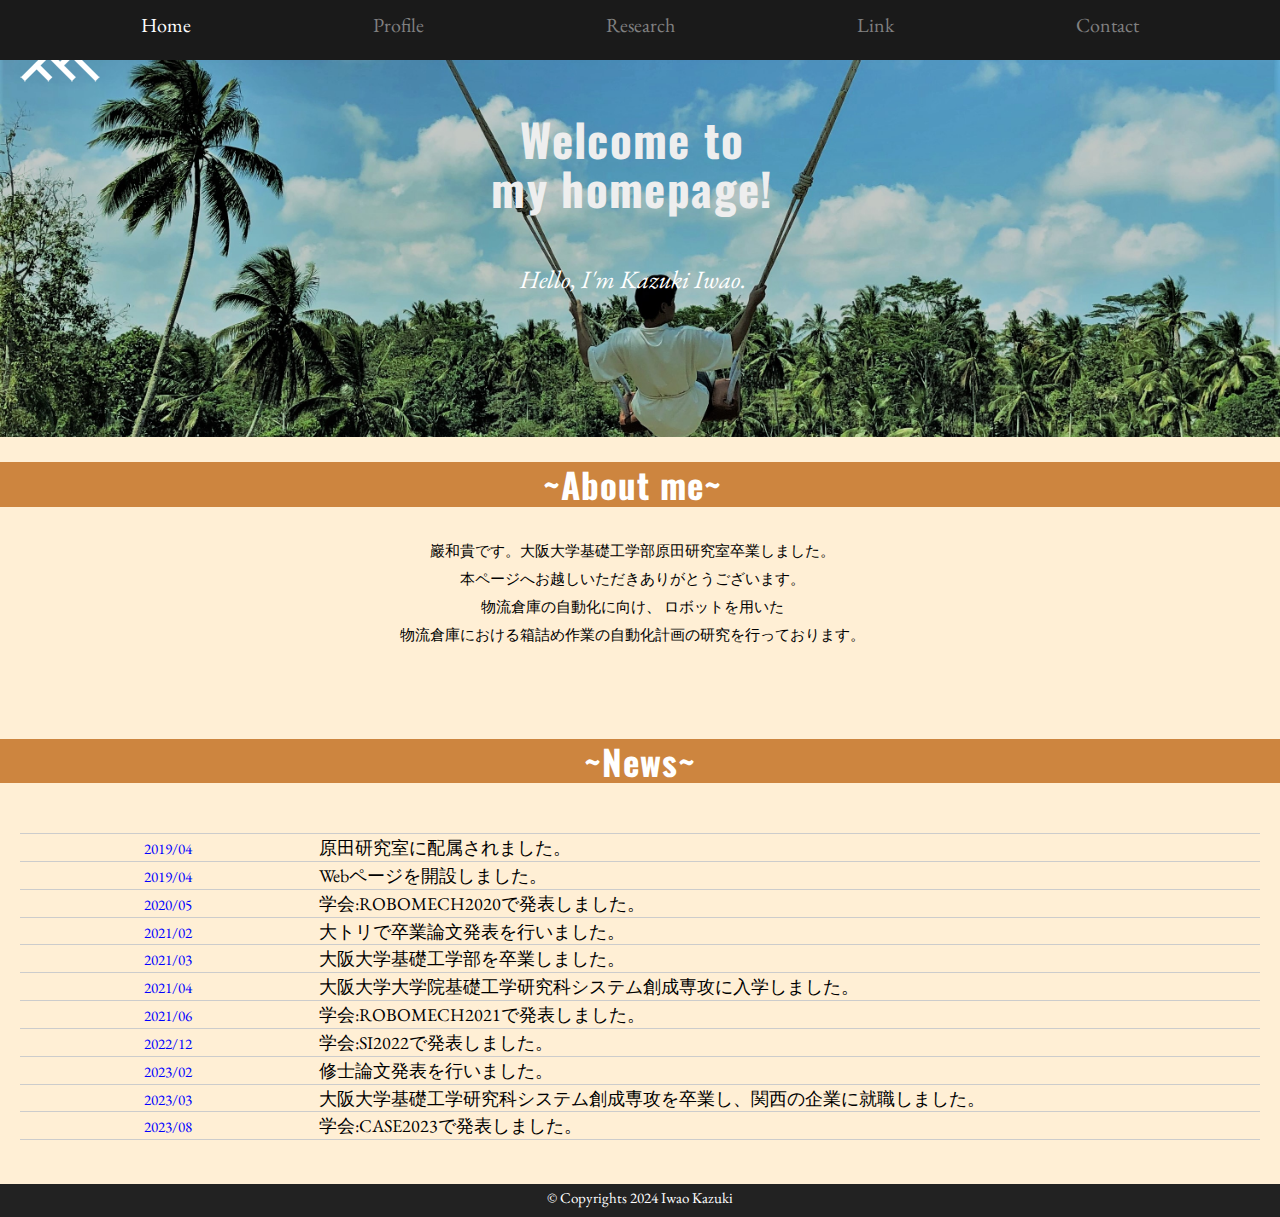
<file: index.html>
<!DOCTYPE html>
<html lang="en">
<head>
  <meta charset="utf-8">
  <title>巖和貴のホームページ</title>
  <meta content="width=device-width, initial-scale=1.0" name="viewport">
  <meta content="" name="keywords">
  <meta content="" name="description">

  <!-- Favicons -->
  <link href="img/favicon.png" rel="icon">
  <link href="img/apple-touch-icon.png" rel="apple-touch-icon">

  <!-- Google Fonts -->
  <link href="https://fonts.googleapis.com/css?family=Oswald:400,300,700|EB+Garamond" rel="stylesheet">

  <!-- Bootstrap CSS File -->
  <link href="lib/bootstrap/css/bootstrap.min.css" rel="stylesheet">

  <!-- Libraries CSS Files -->
  <link href="lib/font-awesome/css/font-awesome.min.css" rel="stylesheet">

  <!-- Main Stylesheet File -->
  <link href="css/style.css" rel="stylesheet">

  <!-- =======================================================
    Template Name: Minimal
    Template URL: https://templatemag.com/minimal-bootstrap-template/
    Author: TemplateMag.com
    License: https://templatemag.com/license/
  ======================================================= -->
</head>

<body data-spy="scroll" data-offset="0" data-target="#theMenu">

  <!-- Menu -->
  <nav class="menu" id="theMenu">
    <div class="menu-wrap">
      <a href="index.html" style="color:white;">Home</a>
      <a href="profile.html">Profile</a>
      <a href="research.html">Research</a>
      <a href="Links.html">Link</a>
      <a href="contact.html">Contact</a>
    </div>
    <!-- Menu button -->
    <div id="menuToggle"><i class="fa fa-bars"></i></div>
  </nav>
  <!-- ========== HEADER SECTION ========== -->
  <div id="headerwrap">
      <div class="logo">
        <img src="img/logo.png">
      </div>
      <div class="row">
        <h1>Welcome to <br class="sp_br3"></span>my homepage!</h1>
        <br>
        <h3>Hello, I'm Kazuki Iwao.</h3>
        <br>
        <div class="col-lg-6 col-lg-offset-3">
        </div>
    </div>
    <!-- /container -->
  </div>
  <!-- /headerwrap -->

  <!-- ========== ABOUT SECTION ========== -->
  <div id="f">
      <div class="row">
        <h3>~About me~</h3>
        <!-- INTRO INFORMATIO-->
          <p style="padding:20px;" style="width:90%">巖和貴です。大阪大学基礎工学部原田研究室卒業しました。<br>
            本ページへお越しいただきありがとうございます。<br>
          物流倉庫の自動化に向け、
          ロボットを用いた<br class="sp_br3">物流倉庫における箱詰め作業の自動化計画の研究を行っております。</p>
      </div>
    </div>
    <!-- /container -->
  </div>
  <!-- /f -->

  <!-- ========== CAROUSEL SECTION ========== -->
  <div id="f">
        <h3>~News~</h3>
  </div>
  <div class="article" style="padding:20px;" style="width:90%">
    <hr>
        <span class="practice">2019/04<br class="sp_br"></span> <span class="practice2">原田研究室に配属されました。</span>
        <hr>
        <span class="practice">2019/04<br class="sp_br"></span> <span class="practice2">Webページを開設しました。</span>
        <hr>
        <span class="practice">2020/05<br class="sp_br"></span> <span class="practice2">学会:ROBOMECH2020で発表しました。</span>
        <hr>
        <span class="practice">2021/02<br class="sp_br"></span> <span class="practice2">大トリで卒業論文発表を行いました。</span>
        <hr>
        <span class="practice">2021/03<br class="sp_br"></span> <span class="practice2">大阪大学基礎工学部を卒業しました。</span>
        <hr>
        <span class="practice">2021/04<br class="sp_br"></span> <span class="practice2">大阪大学大学院基礎工学研究科システム創成専攻に入学しました。</span>
        <hr>
        <span class="practice">2021/06<br class="sp_br"></span> <span class="practice2">学会:ROBOMECH2021で発表しました。</span>
        <hr>
        <span class="practice">2022/12<br class="sp_br"></span> <span class="practice2">学会:SI2022で発表しました。</span>
        <hr>
        <span class="practice">2023/02<br class="sp_br"></span> <span class="practice2">修士論文発表を行いました。</span>
        <hr>
        <span class="practice">2023/03<br class="sp_br"></span> <span class="practice2">大阪大学基礎工学研究科システム創成専攻を卒業し、関西の企業に就職しました。</span>
        <hr>
        <span class="practice">2023/08<br class="sp_br"></span> <span class="practice2">学会:CASE2023で発表しました。</span>
        <hr>
        <br>
  </div>


  <div id="copyrights">
    <div class="container">
      <p>
        &copy; Copyrights 2024 Iwao Kazuki
      </p>
    </div>
  </div>

  <!-- JavaScript Libraries -->
  <script src="lib/jquery/jquery.min.js"></script>
  <script src="lib/bootstrap/js/bootstrap.min.js"></script>
  <script src="lib/php-mail-form/validate.js"></script>
  <script src="lib/easing/easing.min.js"></script>

  <!-- Template Main Javascript File -->
  <script src="js/main.js"></script>

</body>
</html>
</file>
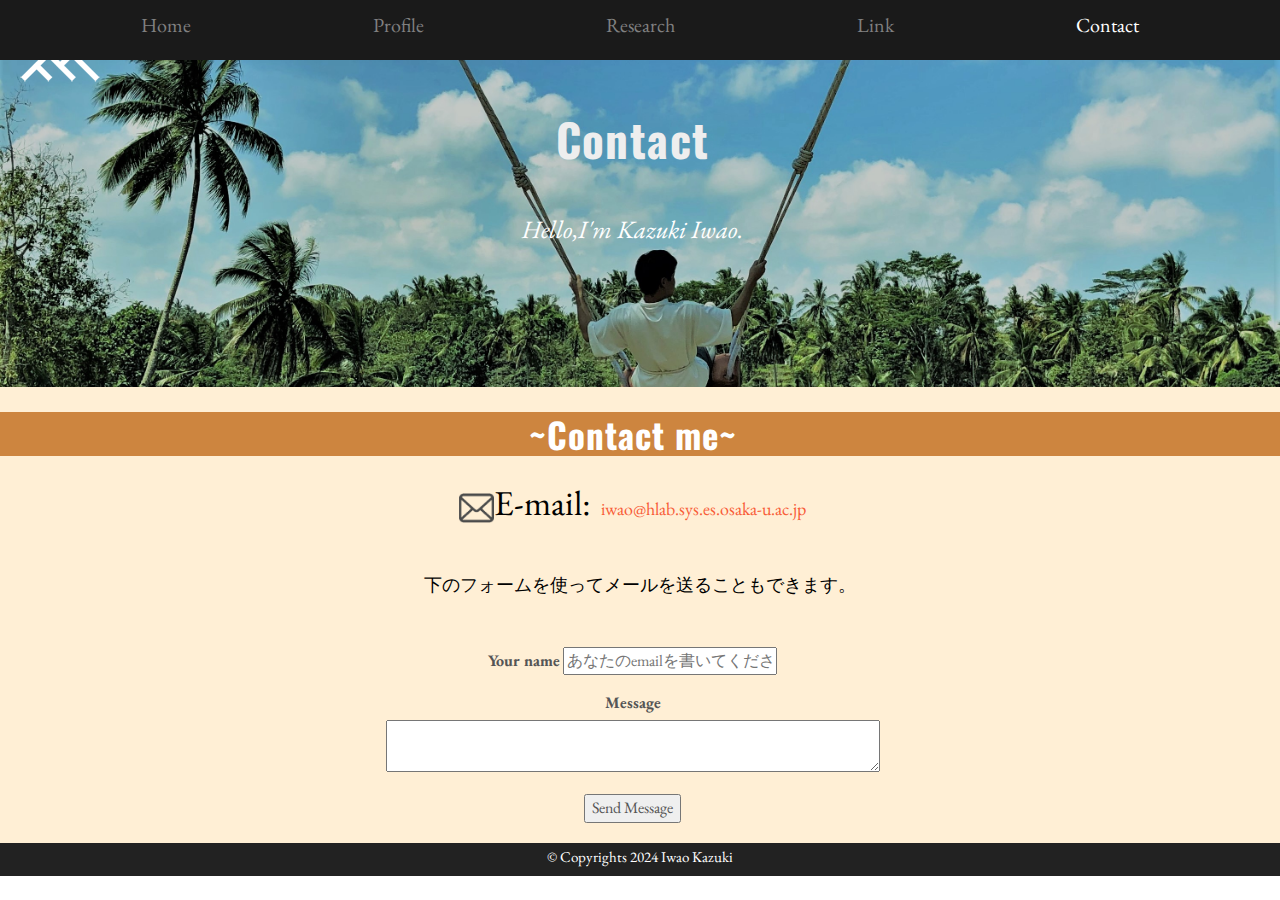
<file: contact.html>
<!DOCTYPE html>
<html lang="en">
<head>
  <meta charset="utf-8">
  <title>巖和貴のホームページ</title>
  <meta content="width=device-width, initial-scale=1.0" name="viewport">
  <meta content="" name="keywords">
  <meta content="" name="description">

  <!-- Favicons -->
  <link href="img/favicon.png" rel="icon">
  <link href="img/apple-touch-icon.png" rel="apple-touch-icon">

  <!-- Google Fonts -->
  <link href="https://fonts.googleapis.com/css?family=Oswald:400,300,700|EB+Garamond" rel="stylesheet">

  <!-- Bootstrap CSS File -->
  <link href="lib/bootstrap/css/bootstrap.min.css" rel="stylesheet">

  <!-- Libraries CSS Files -->
  <link href="lib/font-awesome/css/font-awesome.min.css" rel="stylesheet">

  <!-- Main Stylesheet File -->
  <link href="css/style.css" rel="stylesheet">

  <!-- =======================================================
    Template Name: Minimal
    Template URL: https://templatemag.com/minimal-bootstrap-template/
    Author: TemplateMag.com
    License: https://templatemag.com/license/
  ======================================================= -->
</head>

<body data-spy="scroll" data-offset="0" data-target="#theMenu">

  <!-- Menu -->
  <nav class="menu" id="theMenu">
    <div class="menu-wrap">
      <a href="index.html">Home</a>
      <a href="profile.html">Profile</a>
      <a href="research.html">Research</a>
      <a href="Links.html">Link</a>
      <a href="contact.html" style="color:white;">Contact</a>
    </div>
    <!-- Menu button -->
    <div id="menuToggle"><i class="fa fa-bars"></i></div>
  </nav>
  <!-- ========== HEADER SECTION ========== -->
  <div id="headerwrap">
      <div class="logo">
        <img src="img/logo.png">
      </div>
      <div class="row">
        <h1>Contact</h1>
        <br>
        <h3>Hello,I'm Kazuki Iwao.</h3>
        <br>
    </div>
    <!-- /container -->
  </div>
  <!-- /headerwrap -->
 
  <!-- ========== CONTACT SECTION ========== -->
  <div id="f">
      <div class="row">
        <h3>~Contact me~</h3>
        <br>
        <p style="font-size:35px;"><img src="img/mailform.png" alt="写真" width="35" height="30"><span style="margin-right:10px;">E-mail:<span class="sp_br3"></span></span><a style="font-size:18px;">iwao@hlab.sys.es.osaka-u.ac.jp</a>
        </div>
        <br>
        <p style="font-size:18px;">下のフォームを使ってメールを送ることもできます。</p>
        <br>
      <div class="row">
        <div class="col-md-6 col-md-offset-3">
          <form action="https://formspree.io/xrgywlgk" method="POST">
            <div class="form-group">
              <label for="contact-email">Your name</label>
              <input type="email" name="_replyto" placeholder="あなたのemailを書いてください。" data-rule="email" data-msg="Please enter a valid email">
              <div class="validate"></div>
            </div>
            <div class="form-group">
              <label for="contact-name">Message</label><br>
              <textarea type="text" style="width:80%; resize:auto;" name="name" placeholder="内容を書いてください。" data-rule="name" data-msg="Please write something for us">
              </textarea>
              <div class="validate"></div>
            </div>
            <div class="form-send">
              <button type="submit" value="Send">Send Message</button>
            </div>
          </form>
        </div>
      </div>
  </div>


  <div id="copyrights">
    <div class="container">
      <p>
        &copy; Copyrights 2024 Iwao Kazuki
      </p>
    </div>
  </div>

  <!-- JavaScript Libraries -->
  <script src="lib/jquery/jquery.min.js"></script>
  <script src="lib/bootstrap/js/bootstrap.min.js"></script>
  <script src="lib/php-mail-form/validate.js"></script>
  <script src="lib/easing/easing.min.js"></script>

  <!-- Template Main Javascript File -->
  <script src="js/main.js"></script>

</body>
</html>
</file>
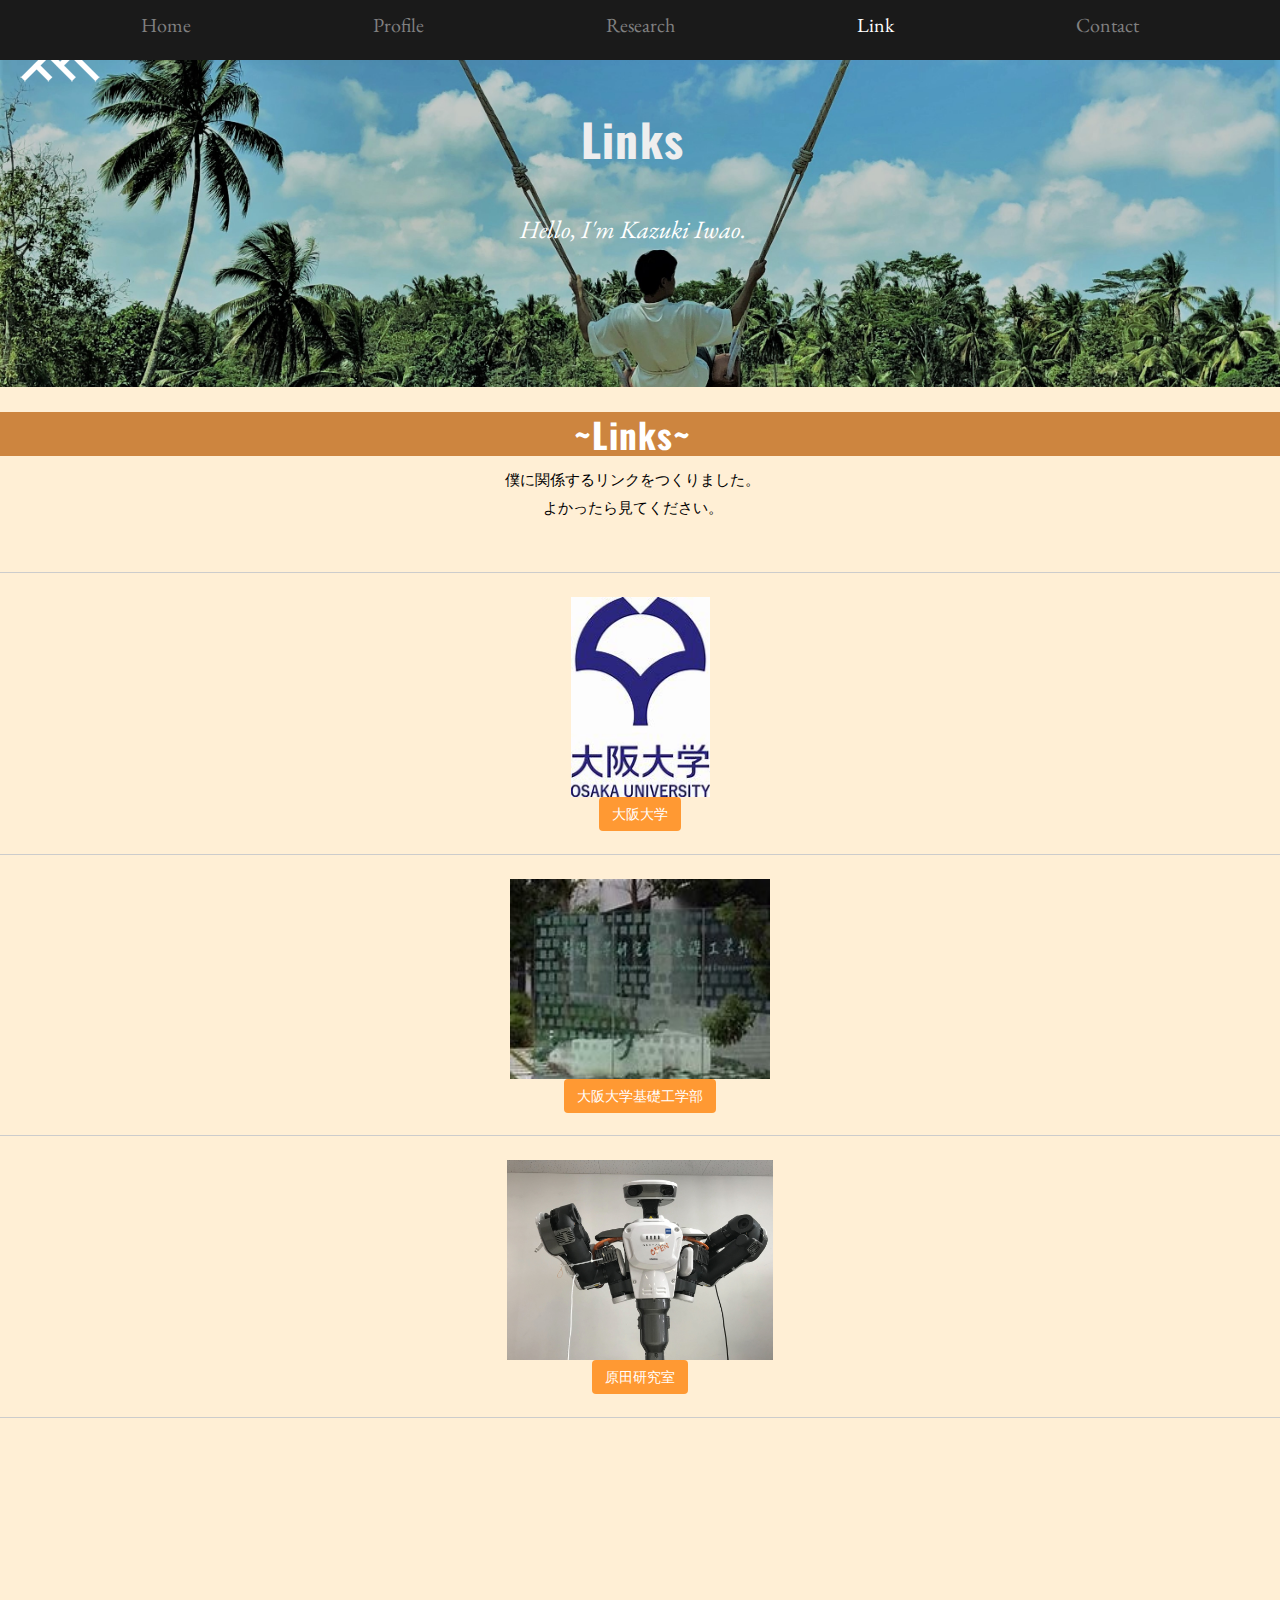
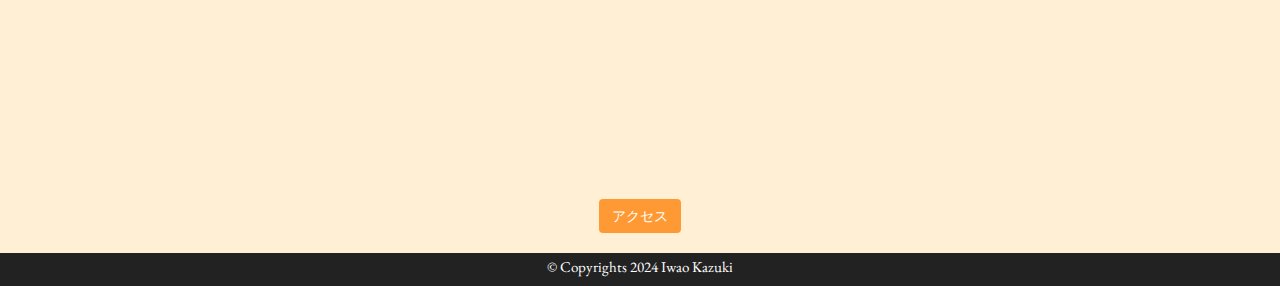
<file: Links.html>
<!DOCTYPE html>
<html lang="en">
<head>
  <meta charset="utf-8">
  <title>巖和貴のホームページ</title>
  <meta content="width=device-width, initial-scale=1.0" name="viewport">
  <meta content="" name="keywords">
  <meta content="" name="description">

  <!-- Favicons -->
  <link href="img/favicon.png" rel="icon">
  <link href="img/apple-touch-icon.png" rel="apple-touch-icon">

  <!-- Google Fonts -->
  <link href="https://fonts.googleapis.com/css?family=Oswald:400,300,700|EB+Garamond" rel="stylesheet">

  <!-- Bootstrap CSS File -->
  <link href="lib/bootstrap/css/bootstrap.min.css" rel="stylesheet">

  <!-- Libraries CSS Files -->
  <link href="lib/font-awesome/css/font-awesome.min.css" rel="stylesheet">

  <!-- Main Stylesheet File -->
  <link href="css/style.css" rel="stylesheet">

  <!-- =======================================================
    Template Name: Minimal
    Template URL: https://templatemag.com/minimal-bootstrap-template/
    Author: TemplateMag.com
    License: https://templatemag.com/license/
  ======================================================= -->
</head>

<body data-spy="scroll" data-offset="0" data-target="#theMenu">

  <!-- Menu -->
  <nav class="menu" id="theMenu">
    <div class="menu-wrap">
      <a href="index.html" >Home</a>
      <a href="profile.html">Profile</a>
      <a href="research.html">Research</a>
      <a href="Links.html" style="color:white;">Link</a>
      <a href="contact.html">Contact</a>
    </div>
    <!-- Menu button -->
    <div id="menuToggle"><i class="fa fa-bars"></i></div>
  </nav>
  <!-- ========== HEADER SECTION ========== -->
  <div id="headerwrap">
      <div class="logo">
        <img src="img/logo.png">
      </div>
      <div class="row">
        <h1>Links</h1>
        <br>
        <h3>Hello, I'm Kazuki Iwao.</h3>
        <br>
    </div>
    <!-- /container -->
  </div>
  <!-- /headerwrap -->

  <!-- ========== ABOUT SECTION ========== -->
  <div id="f">
      <div class="row">
        <h3>~Links~</h3>
          <p>僕に関係するリンクをつくりました。
            <br>
            よかったら見てください。<br></p>
      </div>
  </div>
  <!-- /f -->

  <!-- ========== CAROUSEL SECTION ========== -->
  <div id="f">
    <hr><br> 
        <p3>
          <a href="http://www.osaka-u.ac.jp/ja" style="color:white">
                      </p3>
           <img src="img/university.jpg" alt="写真" width="139" height="200"/>
           <br> <button type="submit" class="btn btn-large"style="background-color:#FF9933">大阪大学</button></a>
<BR><br> <hr><br> 
            <a href="http://www.es.osaka-u.ac.jp/ja/index.html" style="color:white">
              <img src="img/kisokou.jpg" alt="写真" width="260" height="200"/> 
              <br>
              <button type="submit" class="btn btn-large"style="background-color:#FF9933">大阪大学基礎工学部</button></a>
           <br><br>
<hr><br> 
       <p3>
              <a href="https://www.roboticmanipulation.org/" style="color:white">
       </p3>
       <img src="img/baxter.jpg" alt="原田研究室の写真" width="266" height="200"/>
       <br><button type="submit" class="btn btn-large"style="background-color:#FF9933">原田研究室</button></a>
         <!-- row -->
         <br> <br><hr>
         <br>
   <iframe src="https://www.google.com/maps/embed?pb=!1m18!1m12!1m3!1d3276.0681492420426!2d135.45364391523498!3d34.80422728040795!2m3!1f0!2f0!3f0!3m2!1i1024!2i768!4f13.1!3m3!1m2!1s0x6000fa8710d95fa1%3A0x73ba84fb4c2418b1!2z5aSn6Ziq5aSn5a2mIOWfuuekjuW3peWtpumDqA!5e0!3m2!1sja!2sjp!4v1588587851451!5m2!1sja!2sjp"  height="350" width="350" frameborder="0" style="border:0;"></iframe>
  
  <br><a href="http://www.es.osaka-u.ac.jp/ja/index.html" style="color:white"><button type="submit" class="btn btn-large"style="background-color:#FF9933">アクセス</button></a></div>
  <!-- f -->


  <div id="copyrights">
    <div class="container">
      <p>
        &copy; Copyrights 2024 Iwao Kazuki
      </p>
    </div>
  </div>

  <!-- JavaScript Libraries -->
  <script src="lib/jquery/jquery.min.js"></script>
  <script src="lib/bootstrap/js/bootstrap.min.js"></script>
  <script src="lib/php-mail-form/validate.js"></script>
  <script src="lib/easing/easing.min.js"></script>

  <!-- Template Main Javascript File -->
  <script src="js/main.js"></script>

</body>
</html>
</file>
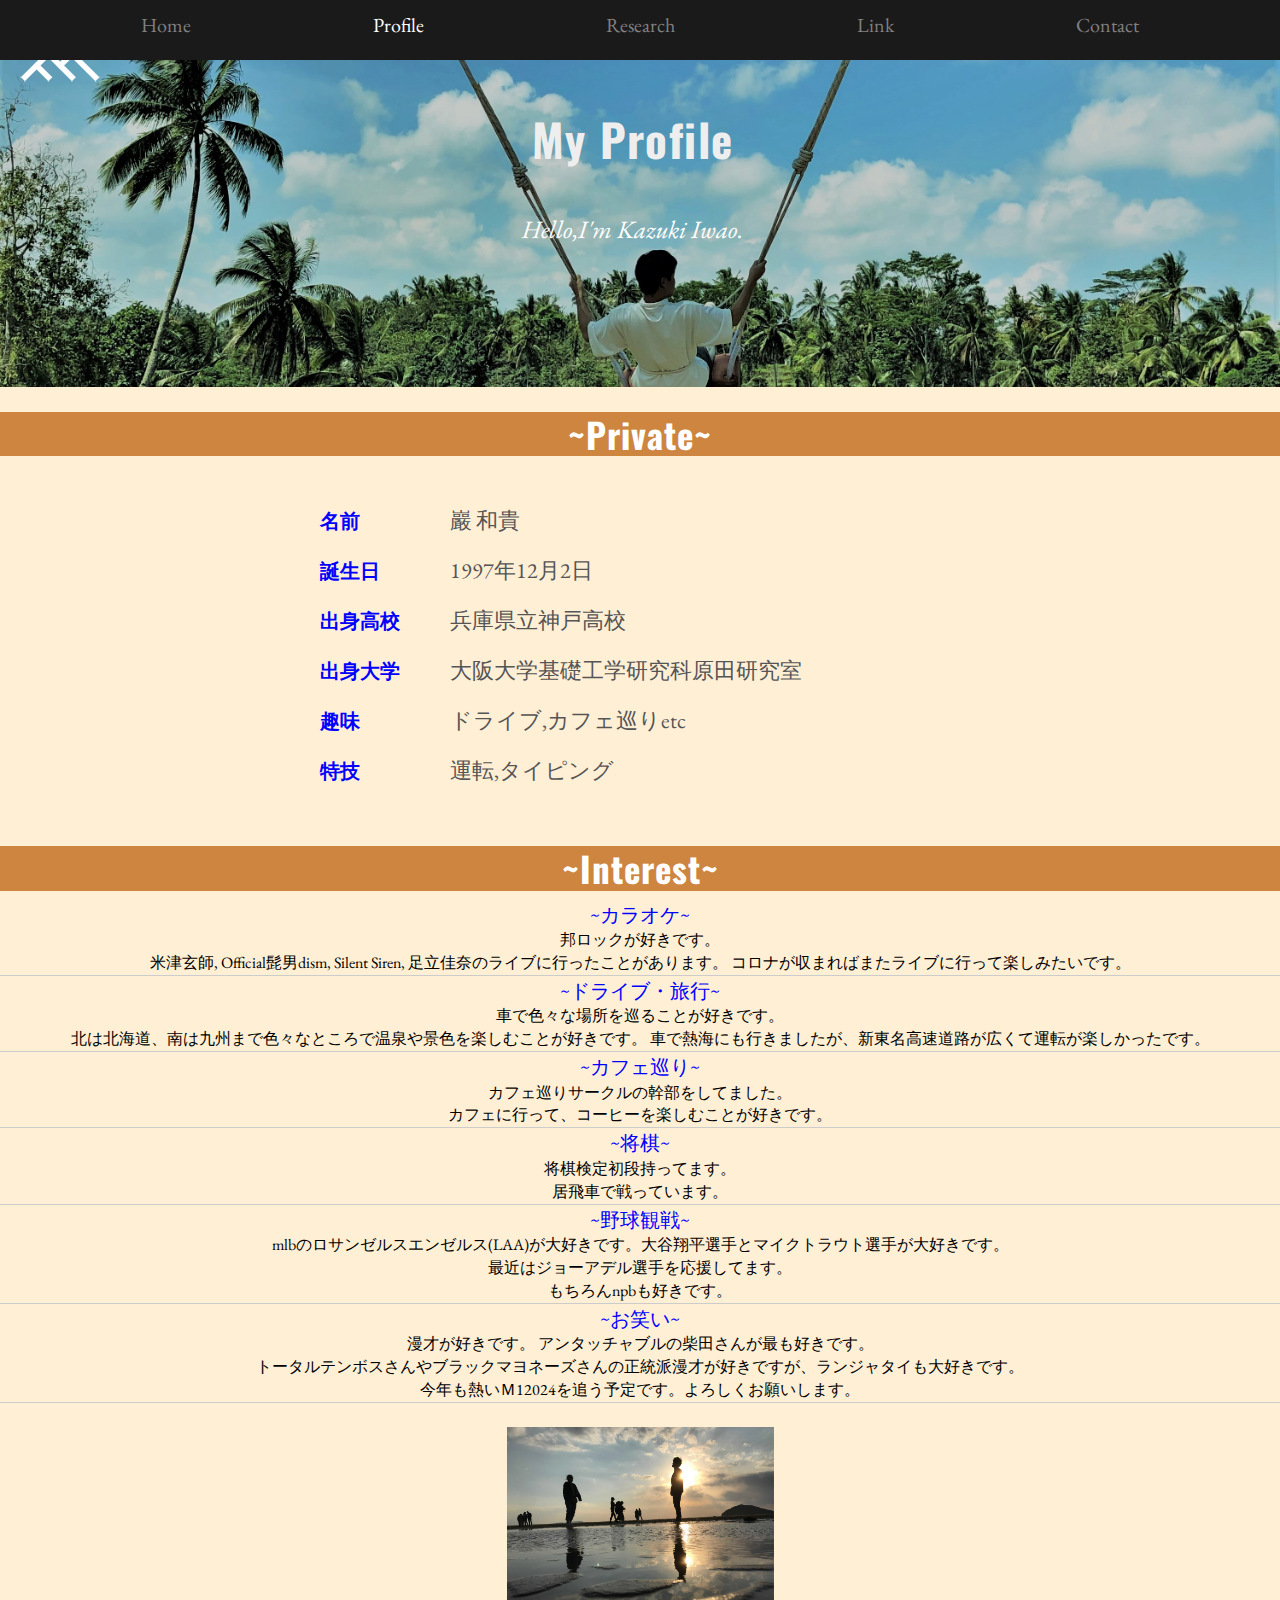
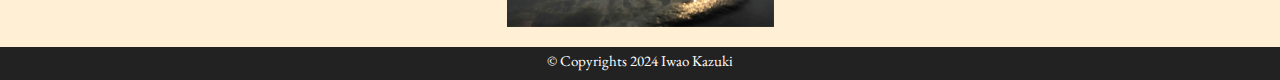
<file: profile.html>
<!DOCTYPE html>
<html lang="en">
<head>
  <meta charset="utf-8">
  <title>巖和貴のホームページ</title>
  <meta content="width=device-width, initial-scale=1.0" name="viewport">
  <meta content="" name="keywords">
  <meta content="" name="description">

  <!-- Favicons -->
  <link href="img/favicon.png" rel="icon">
  <link href="img/apple-touch-icon.png" rel="apple-touch-icon">

  <!-- Google Fonts -->
  <link href="https://fonts.googleapis.com/css?family=Oswald:400,300,700|EB+Garamond" rel="stylesheet">

  <!-- Bootstrap CSS File -->
  <link href="lib/bootstrap/css/bootstrap.min.css" rel="stylesheet">

  <!-- Libraries CSS Files -->
  <link href="lib/font-awesome/css/font-awesome.min.css" rel="stylesheet">

  <!-- Main Stylesheet File -->
  <link href="css/style.css" rel="stylesheet">

  <!-- =======================================================
    Template Name: Minimal
    Template URL: https://templatemag.com/minimal-bootstrap-template/
    Author: TemplateMag.com
    License: https://templatemag.com/license/
  ======================================================= -->
</head>

<body data-spy="scroll" data-offset="0" data-target="#theMenu">

  <!-- Menu -->
  <nav class="menu" id="theMenu">
    <div class="menu-wrap">
      <a href="index.html" >Home</a>
      <a href="profile.html" style="color:white;">Profile</a>
      <a href="research.html">Research</a>
      <a href="Links.html">Link</a>
      <a href="contact.html">Contact</a>

    </div>
    <!-- Menu button -->
    <div id="menuToggle"><i class="fa fa-bars"></i></div>
  </nav>
  <!-- ========== HEADER SECTION ========== -->
  <div id="headerwrap">
      <div class="logo">
        <img src="img/logo.png">
      </div>
      <div class="row">
        <h1>My Profile</h1>
        <br>
        <h3>Hello,I'm Kazuki Iwao.</h3>
        <br>
    </div>
    <!-- /container -->
  </div>
  <!-- /headerwrap -->

  <!-- ========== CAROUSEL SECTION ========== -->
  <div id="f">
        <h3>~Private~</h3>
<div class="container">
       <!-- <div class="text2"><div class="photo"><img src="img/face.jpg" alt="写真"></div><div class="photo2"><img src="img/face2.JPG" alt="写真"></div>
       </div> -->
       <div class="text">
        <table><tr>
              <th class="practice3">名前</th><td class="practice4">巖 和貴</td>
            </tr> <tr>
              <th class="practice3">誕生日</th><td class="practice4">1997年12月2日</td>
              </tr> <tr>
              <th class="practice3">出身高校</th><td class="practice4">兵庫県立神戸高校</td>
            </tr> <tr>
              <th class="practice3">出身大学</th><td class="practice4">大阪大学基礎工学研究科原田研究室</td>
            </tr> <tr>
              <th class="practice3">趣味</th> <td class="practice4">ドライブ,カフェ巡りetc</td>
            </tr> <tr>
              <th class="practice3">特技</th> <td class="practice4">運転,タイピング</td>      
            </tr> </table>
          </div>
        </div>

<h3>~Interest~</h3>
      <span class="practice5">~カラオケ~<br></span><span class="practice6">
        邦ロックが好きです。<br>
        米津玄師, Official髭男dism, Silent Siren, 足立佳奈のライブに行ったことがあります。
        コロナが収まればまたライブに行って楽しみたいです。
        </span>
      <hr>
      <span class="practice5">~ドライブ・旅行~<br></span><span class="practice6">
        車で色々な場所を巡ることが好きです。<br>
        北は北海道、南は九州まで色々なところで温泉や景色を楽しむことが好きです。
        車で熱海にも行きましたが、新東名高速道路が広くて運転が楽しかったです。
      </span>
      <hr>
      <span class="practice5">~カフェ巡り~<br></span><span class="practice6">
        カフェ巡りサークルの幹部をしてました。<br>
        カフェに行って、コーヒーを楽しむことが好きです。
</span>
      <hr>
      <span class="practice5">~将棋~<br></span><span class="practice6">
        将棋検定初段持ってます。<br>
        居飛車で戦っています。
        </span> 
      <hr>
      <span class="practice5">~野球観戦~<br></span><span class="practice6">
        mlbのロサンゼルスエンゼルス(LAA)が大好きです。大谷翔平選手とマイクトラウト選手が大好きです。<br>
        最近はジョーアデル選手を応援してます。<br>
        もちろんnpbも好きです。<br>
</span>
      <hr>
      <span class="practice5">~お笑い~<br></span><span class="practice6">
        漫才が好きです。
        アンタッチャブルの柴田さんが最も好きです。<br>
        トータルテンボスさんやブラックマヨネーズさんの正統派漫才が好きですが、ランジャタイも大好きです。<br>
        今年も熱いＭ12024を追う予定です。よろしくお願いします。
        </span>
<hr>
<br>
<div class="container">
      <div id="carousel-example-generic" class="carousel slide" data-ride="carousel" class="centered">
        <!-- Wrapper for slides -->
        <div class="carousel-inner">
          <div class="item active centered">
            <img class="img-responsive" src="img/titi.jpg" alt="写真" width="267px;" height="200px;">
          </div>
          <!-- コメントアウト
            <div class="item centered">
            <img class="img-responsive" src="img/untouchable.jpg" alt="写真" width="300px;" height="200px;">
          </div>
          <div class="item centered">
            <img class="img-responsive" src="img/yamada.jpg" alt="写真" width="307px;" height="200px;">
          </div>
          <div class="item centered">
            <img class="img-responsive" src="img/silent.jpg" alt="写真" width="365px;" height="200px;">
          </div>
        </div>
        <br>
        <br><br>
        <ol class="carousel-indicators">
          <li data-target="#carousel-example-generic" data-slide-to="0" class="active" style="background-color:#FF9933"></li>
          <li data-target="#carousel-example-generic" data-slide-to="1" style="background-color:#FF9933"></li>
          <li data-target="#carousel-example-generic" data-slide-to="2" style="background-color:#FF9933"></li>
          <li data-target="#carousel-example-generic" data-slide-to="3" style="background-color:#FF9933"></li>
        </ol>
         -->
        </div>
        </div>
     
</div>
</div>
  <div id="copyrights">
    <div class="container">
      <p>
        &copy; Copyrights 2024 Iwao Kazuki
      </p>
    </div>
  </div>

  <!-- JavaScript Libraries -->
  <script src="lib/jquery/jquery.min.js"></script>
  <script src="lib/bootstrap/js/bootstrap.min.js"></script>
  <script src="lib/php-mail-form/validate.js"></script>
  <script src="lib/easing/easing.min.js"></script>

  <!-- Template Main Javascript File -->
  <script src="js/main.js"></script>

</body>
</html>
</file>
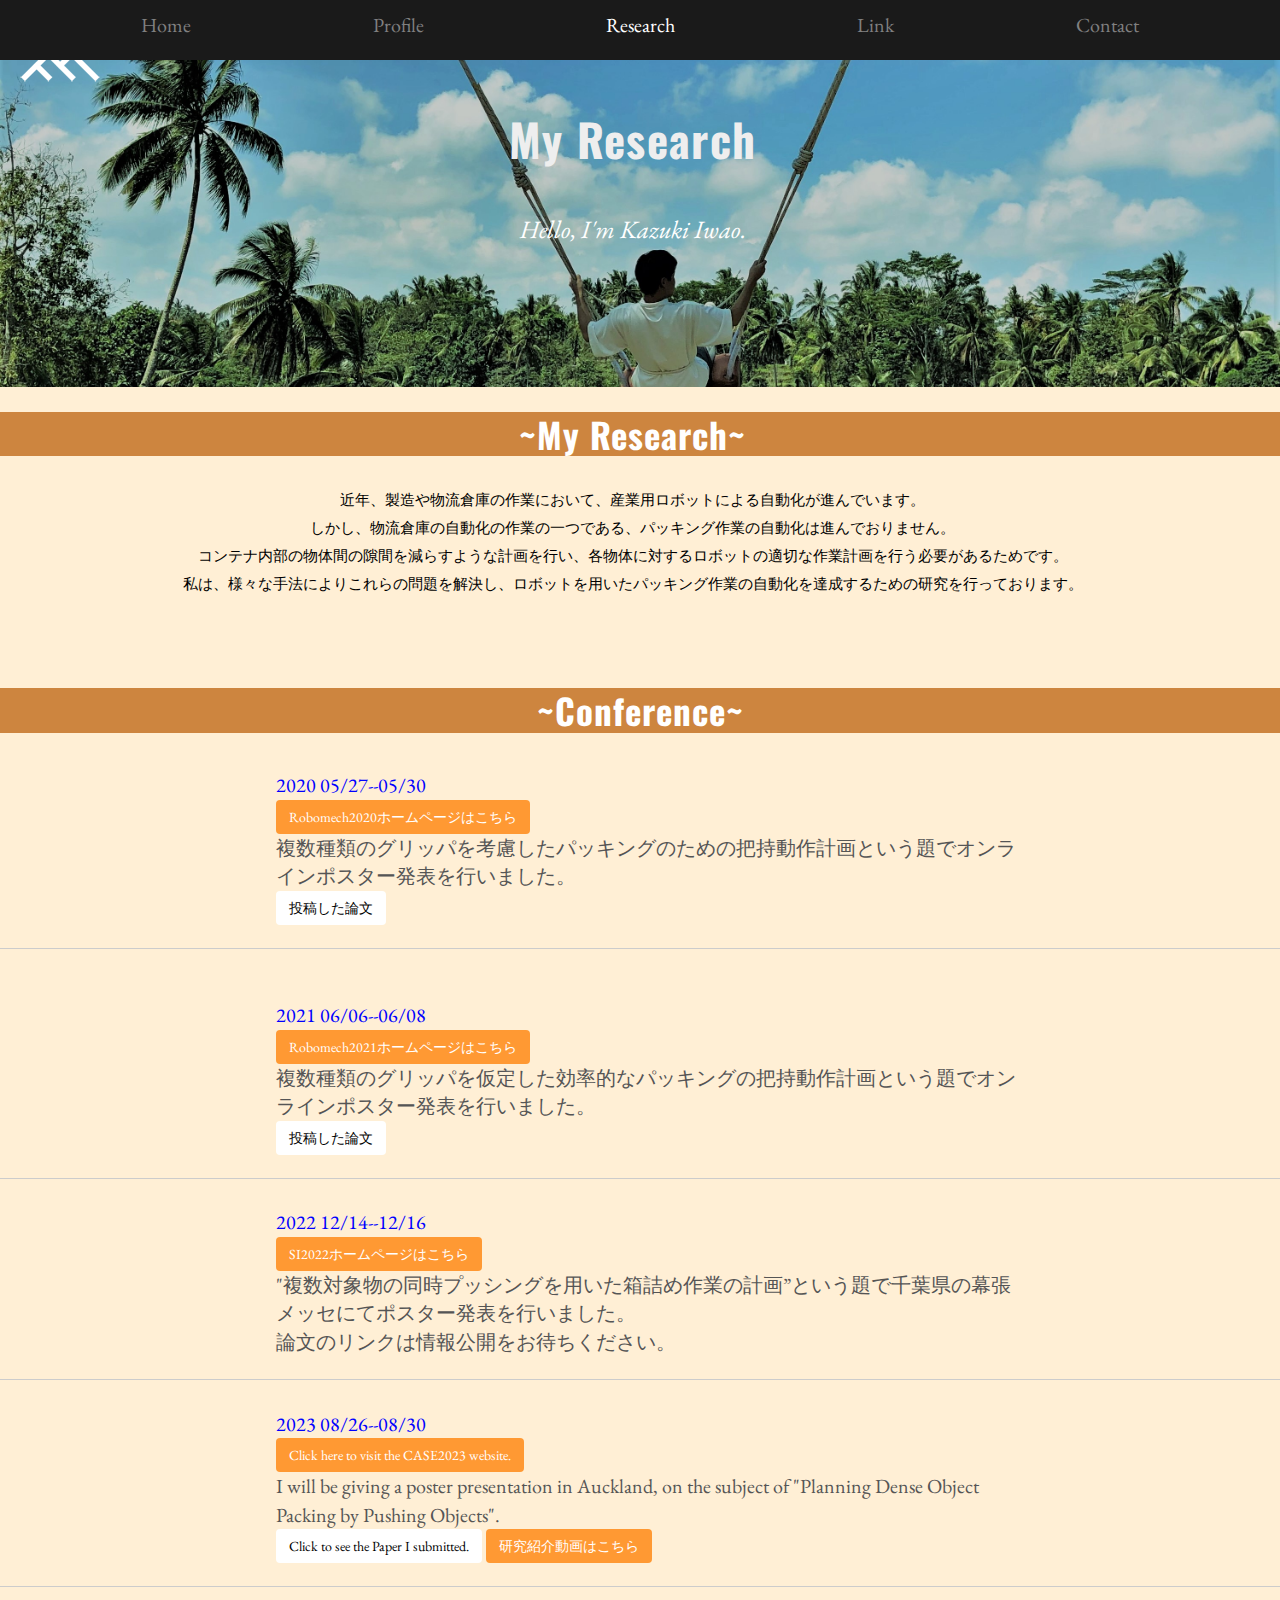
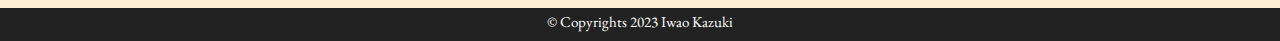
<file: research.html>
<!DOCTYPE html>
<html lang="en">
<head>
  <meta charset="utf-8">
  <title>巖和貴のホームページ</title>
  <meta content="width=device-width, initial-scale=1.0" name="viewport">
  <meta content="" name="keywords">
  <meta content="" name="description">

  <!-- Favicons -->
  <link href="img/favicon.png" rel="icon">
  <link href="img/apple-touch-icon.png" rel="apple-touch-icon">

  <!-- Google Fonts -->
  <link href="https://fonts.googleapis.com/css?family=Oswald:400,300,700|EB+Garamond" rel="stylesheet">

  <!-- Bootstrap CSS File -->
  <link href="lib/bootstrap/css/bootstrap.min.css" rel="stylesheet">

  <!-- Libraries CSS Files -->
  <link href="lib/font-awesome/css/font-awesome.min.css" rel="stylesheet">

  <!-- Main Stylesheet File -->
  <link href="css/style.css" rel="stylesheet">

  <!-- =======================================================
    Template Name: Minimal
    Template URL: https://templatemag.com/minimal-bootstrap-template/
    Author: TemplateMag.com
    License: https://templatemag.com/license/
  ======================================================= -->
</head>

<body data-spy="scroll" data-offset="0" data-target="#theMenu">

  <!-- Menu -->
  <nav class="menu" id="theMenu">
    <div class="menu-wrap">
      <a href="index.html">Home</a>
      <a href="profile.html">Profile</a>
      <a href="research.html" style="color:white;">Research</a>
      <a href="Links.html">Link</a>
      <a href="contact.html">Contact</a>
    </div>
    <!-- Menu button -->
    <div id="menuToggle"><i class="fa fa-bars"></i></div>
  </nav>
  <!-- ========== HEADER SECTION ========== -->
  <div id="headerwrap">
      <div class="logo">
        <img src="img/logo.png">
      </div>
      <div class="row">
        <h1>My Research</h1>
        <br>
        <h3>Hello, I'm Kazuki Iwao.</h3>
        <br>
    </div>
    <!-- /container -->
  </div>
  <!-- /headerwrap -->

  <!-- ========== ABOUT SECTION ========== -->
  <div id="f">
      <div class="row">
        <h3>~My Research~</h3>
        <!-- INTRO INFORMATIO-->
        <p style="padding:20px;" style="width:90%">近年、製造や物流倉庫の作業において、産業用ロボットによる自動化が進んでいます。<br>
         しかし、物流倉庫の自動化の作業の一つである、パッキング作業の自動化は進んでおりません。<br>
         コンテナ内部の物体間の隙間を減らすような計画を行い、各物体に対するロボットの適切な作業計画を行う必要があるためです。<br>
         私は、様々な手法によりこれらの問題を解決し、ロボットを用いたパッキング作業の自動化を達成するための研究を行っております。<br>
        </p>
      </div>
    </div>
    <!-- /container -->
  </div>
  <!-- /f -->

  <!-- ========== CAROUSEL SECTION ========== -->
    <div id="f">
    <h3>~Conference~</h3>

        <div class="container2">
            <div class="text4">
                <br><div style="color:blue">2020 05/27--05/30</div>
                <a href="https://robomech.org/2020/" style="color:white">
                <button type="submit" class="btn btn-large"style="background-color:#FF9933">Robomech2020ホームページはこちら</button></a>
                <br>複数種類のグリッパを考慮したパッキングのための把持動作計画という題でオンラインポスター発表を行いました。<br>
                <a href="https://www.jstage.jst.go.jp/article/jsmermd/2020/0/2020_2A2-K04/_article/-char/ja/" style="color:black">   
                <button type="submit" class="btn btn-large"style="background-color:white">投稿した論文</button></a></div>
            <br>
        </div><br><hr><br>

        <div class="container2">
            <div class="text4">
                <br><div style="color:blue">2021 06/06--06/08</div>
                <a href="https://robomech.org/2021/" style="color:white">            
                <button type="submit" class="btn btn-large"style="background-color:#FF9933">Robomech2021ホームページはこちら</button></a>
                <br>複数種類のグリッパを仮定した効率的なパッキングの把持動作計画という題でオンラインポスター発表を行いました。<br>
              <a href="https://www.jstage.jst.go.jp/article/jsmermd/2021/0/2021_1P1-J05/_article/-char/ja/" style="color:black">   
                <button type="submit" class="btn btn-large"style="background-color:white">投稿した論文</button></a>
            </div>
        </div><br><hr>

        <div class="container2">
            <div class="text4">
                <br><div style="color:blue">2022 12/14--12/16</div>
                <a href="https://sice-si.org/si2022/" style="color:white">
                <button type="submit" class="btn btn-large"style="background-color:#FF9933">SI2022ホームページはこちら</button></a>
                <br>"複数対象物の同時プッシングを用いた箱詰め作業の計画”という題で千葉県の幕張メッセにてポスター発表を行いました。<br>
                論文のリンクは情報公開をお待ちください。<br>
            </div>
        </div><br><hr>

        <div class="container2">
          <div class="text4">
              <br><div style="color:blue">2023 08/26--08/30</div>
              <a href="https://case2023.org/" style="color:white">
              <button type="submit" class="btn btn-large"style="background-color:#FF9933">Click here to visit the CASE2023 website.</button></a>
              <br>I will be giving a poster presentation in Auckland, on the subject of "Planning  Dense Object Packing by Pushing Objects".<br>
              <a href="https://www.techrxiv.org/articles/preprint/Planning_Dense_Object_Packing_by_Pushing_Objects/23559291" style="color:black">   
                <button type="submit" class="btn btn-large"style="background-color:white">Click to see the Paper I submitted.</button></a>
                <a href="https://youtu.be/1685SVFnB0k?si=8-4EGYDWevUEpK3O" style="color:white">
                  <button type="submit" class="btn btn-large"style="background-color:#FF9933">研究紹介動画はこちら</button></a>
                </div>
      </div><br><hr>

    </div>
<!-- f -->


  <div id="copyrights">
    <div class="container">
      <p>
        &copy; Copyrights 2023 Iwao Kazuki
      </p>
    </div>
  </div>

  <!-- JavaScript Libraries -->
  <script src="lib/jquery/jquery.min.js"></script>
  <script src="lib/bootstrap/js/bootstrap.min.js"></script>
  <script src="lib/php-mail-form/validate.js"></script>
  <script src="lib/easing/easing.min.js"></script>

  <!-- Template Main Javascript File -->
  <script src="js/main.js"></script>

</body>
</html>
</file>
<file: css/style.css>
/**
* Template Name: Minimal
* Template URL: https://templatemag.com/minimal-bootstrap-template/
* Author: TemplateMag.com
* License: https://templatemag.com/license/
*/

body {
  background-color:white;
  font-family: 'EB Garamond', serif;
  font-weight: 300;
  font-size: 16px;
  color: #555;
  -webkit-font-smoothing: antialiased;
  -webkit-overflow-scrolling: touch;
}

/* Titles */

h1, h2, h3, h4, h5, h6 {
  font-family: 'Oswald', sans-serif;
  font-weight: 300;
  color: #333;
}

/* Paragraph & Typographic */

p {
  line-height: 28px;
  margin-bottom: 25px;
}

.centered {
  text-align: center;
}

/* Links */

a {
  color: #f85c37;
  word-wrap: break-word;
  -webkit-transition: color 0.1s ease-in, background 0.1s ease-in;
  -moz-transition: color 0.1s ease-in, background 0.1s ease-in;
  -ms-transition: color 0.1s ease-in, background 0.1s ease-in;
  -o-transition: color 0.1s ease-in, background 0.1s ease-in;
  transition: color 0.1s ease-in, background 0.1s ease-in;
}

a:hover, a:focus {
  color: #7b7b7b;
  text-decoration: none;
  outline: 0;
}

a:before, a:after {
  -webkit-transition: color 0.1s ease-in, background 0.1s ease-in;
  -moz-transition: color 0.1s ease-in, background 0.1s ease-in;
  -ms-transition: color 0.1s ease-in, background 0.1s ease-in;
  -o-transition: color 0.1s ease-in, background 0.1s ease-in;
  transition: color 0.1s ease-in, background 0.1s ease-in;
}

hr {
  display: block;
  height: 1px;
  border: 0;
  border-top: 1px solid #ccc;
  margin:0;
  padding: 0;
}

/* ==========================================================================
   Wrap Sections
   ========================================================================== */

#headerwrap {
  background: url(../img/header5.jpg) no-repeat center top;
  margin-top: -10px;
  padding-top: 20px;
  text-align: center;
  background-attachment: relative;
  background-position: center center;
  min-height: 100px;
  width: 100%;
  -webkit-background-size: 100%;
  -moz-background-size: 100%;
  -o-background-size: 100%;
  background-size: 100%;
  -webkit-background-size: cover;
  -moz-background-size: cover;
  -o-background-size: cover;
  background-size: cover;
}

#headerwrap h1 {
  margin-top: 30px;
  color:#EEEEEE;
  font-size: 45px;
  letter-spacing:0.03em;
  font-weight: 700;
}

#headerwrap h3 {
  color: white;
  font-size: 25px;
  font-weight: 100;
  font-family: 'EB Garamond', serif;
  font-style: oblique;
  margin-bottom:120px;
}

#headerwrap .logo {
  text-align: left;
  margin-left: 20px;
  margin-top: 15px;
}

/* Footer Wrap */

#f {
  background: #FFEFD5;
  padding-top: 5px;
  padding-bottom: 20px;
  text-align: center
}

#f h3 {
  color: white;
  display:block;
  background:#CD853F;
  font-size: 35px;
  font-weight: 700;
  letter-spacing: 1px;
  padding-top:3px;
  padding-bottom:3px;
}

#f i {
  font-size: 8px;
  color: #fff;
  padding: 3px;
}

#f p {
  font-size: 15px;
  color: black;
}

#f img {
  text-align: center;
}

/* MENU CONF*/

@media screen and (min-width:960px){

.menu-wrap{
  position: fixed;
  background: #1a1a1a;
  height:60px;
  top: 0;
  width:100%;
  text-align:center;
}

.menu a {
  color: #808080;
  padding-right:7%;
  padding-left:7%;
  font-size:20px;
  line-height:50px;
  height:60px;
  background-color:#lalala;
}

.menu a:hover {
  color: #ffffff;
}

.menu a:active {
  color: #ffffff;
}

}

@media screen and (max-width:959px){
.menu-wrap{
  position: fixed;
  background: #1a1a1a;
  height:60px;
  top: 0;
  width:100%;
  text-align:center;
}

.menu a {
  color: #808080;
  padding-right:4.8%;
  padding-left:4.8%;
  font-size:20px;
  line-height:50px;
  height:60px;
  background-color:#lalala;
}

.menu a:hover {
  color: #ffffff;
}

.menu a:active {
  color: #ffffff;
}

}
@media screen and (max-width:559px){
.menu {
  position: fixed;
  right: -200px;
  width: 260px;
  height: 100%;
  top: 0;
  z-index: 10;
  text-align: left;
  background:#lalala;
}
.menu.menu-open {
  right: 0px;
}

.menu-wrap {
  position: absolute;
  top: 0;
  right: -60px;
  background: #1a1a1a;
  width: 200px;
  height: 100%;
}

.menu h1.logo a {
  font-family: 'Oswald', sans-serif;
  font-size: 16px;
  font-weight: 700;
  letter-spacing: 0.15em;
  line-height: 40px;
  text-transform: uppercase;
  color: #ffffff;
  margin-top: 20px;
}

.menu h1.logo a:hover {
  color: #f85c37;
}

.menu img.logo {
  margin: 20px 0;
  max-width: 160px;
}

.menu a {
  margin-left:-30px;
  color: #808080;
  display: block;
  font-size: 12px;
  font-weight: 700;
  line-height: 40px;
  width:100%;
  padding:2px;
  letter-spacing: 0.1em;
  text-transform: uppercase;
}

.menu a:hover {
  color: #ffffff;
}

.menu a:active {
  color: #ffffff;
}

.menu a>i {
  float: left;
  display: inline-block;
  vertical-align: middle;
  text-align: left;
  width: 25px;
  font-size: 14px;
  line-height: 40px;
  margin: 25px 2px;
}


#menuToggle {
  position: absolute;
  top: 20px;
  left: 0;
  z-index: 11;
  display: block;
  text-align: center;
  font-size: 14px;
  color: #ffffff;
  width: 40px;
  height: 40px;
  line-height: 40px;
  cursor: pointer;
  background: rgba(0, 0, 0, 0.75);
  -webkit-transition: all .1s ease-in-out;
  -moz-transition: all .1s ease-in-out;
  -ms-transition: all .1s ease-in-out;
  -o-transition: all .1s ease-in-out;
  transition: all .1s ease-in-out;
}

#menuToggle:hover {
  color: #ffffff;
  background: rgba(0, 0, 0, 0.2);
  -webkit-transition: all .1s ease-in-out;
  -moz-transition: all .1s ease-in-out;
  -ms-transition: all .1s ease-in-out;
  -o-transition: all .1s ease-in-out;
  transition: all .1s ease-in-out;
}

}


/* Push the body after clicking the menu button */

.body-push {
  overflow-x: hidden;
  position: relative;
  left: 0;
}

.body-push-toright {
  left: 200px;
}

.body-push-toleft {
  left: -200px;
}

.menu, .body-push {
  -webkit-transition: all .3s ease;
  -moz-transition: all .3s ease;
  -ms-transition: all .3s ease;
  -o-transition: all .3s ease;
  transition: all .3s ease;
}



@media screen and (min-width:960px){
.sp_br{
  display:none;
}

.container{
  display:flex;
  width:95%;
  justify-content:center;
}
.photo img{
  width: 0%;
  height:0%;
}
.photo2 img{
  width: 100%;
  height:100%;
  max-width:480px;
  max-height:400px;
}

.text2{
    padding:10px;
  padding-top:0px;                        
    width: 600px;
    text-align:left;
    max-width:600px;
}
.text {
  padding:30px;
  width: 700px;
  text-align:center;
}

.text3{
  padding:10px;
  padding-left:0px;
  padding-right:0px;
  width:800px;
  text-align:center;
}

.container2{
  display:flex;
  justify-content:center; 
}
.text4{
  font-size:20px;
  width: 60%;
  padding-left:20px;
  text-align:left;
}
.text5{
  width: 40%;
  text-align:right;
  padding-right:20px;
}
.practice{
  text-align:left;
  margin-left:10%;
  font-size:15px;
  color: blue;
}

.practice2{
  height:60px;
  overflow-wrap: break-word;
  background-color:#lalala;
  margin-left:10%;
  font-size:18px;
  color:black;
}

.practice3{
  padding-left:0px;
  color: #808080;
  text-align:left;
  font-size:20px;
  line-height:50px;
  color:blue;
}
.practice4{
  padding-left:50px;
  text-align:left;
  font-size:22px;
}
.practice5{
  text-align:left;
  font-size:20px;
  color: blue;
}

.practice6{
  text-align:left;
  font-size:16px;
  color:black;
}

}

@media screen and (max-width:959px){

.sp_br{
  display:none;
}
.container{
  display:flex;
  padding:5px;
  justify-content:center;
}
.text2{
    width: 600px;
    text-align:center;
}
.text {
  padding:20px;
    width: 700px;
    text-align:center;
}
.text3{
  font-size:0px;
}

.container2{
  padding:10px;
  display:flex;
  justify-content:center;
}
.text4{
  font-size:17px;
  width: 100%;
  text-align:left;
}
.text5{
  padding-left:20px;
  width: 80%;
}
.photo img{
  width: 100%;
  height:100%;
  padding-top:20px;
  max-width:600px;
  max-height:600px;
}
.photo2 img{
  width: 0%;
  height:0%;
}

.practice{
  text-align:left;
  margin-left:15%;
  font-size:18px;
  color: blue;
}

.practice2{
  height:60px;
  overflow-wrap: break-word;
  background-color:#lalala;
  margin-left:15%;
  font-size:18px;
  color:black;
}

.practice3{
  padding-left:0px;
  color: #808080;
  text-align:left;
  font-size:14px;
  line-height:50px;
  color:blue;
}
.practice4{
  padding-left:20px;
  padding-right:0px;
  text-align:left;
  font-size:17px;
  color:black;
}
.practice5{
  font-size:20px;
  color: blue;
}

.practice6{
  text-align:left;
  font-size:16px;
  color:black;
}

}


@media screen and (max-width:600px){

.sp_br2{
  display:none;
}
.sp_br3::before{
  content: "\A" ;
  white-space: pre ;
}

.container{
  display:inline-block;
}
.container2{
  display:inline-block;
  text-align:center;
}
.text2{
    width: 400px;
    text-align:center;
}
.text {
    width: auto;
    text-align:center;
}
.text4{
  text-align:center;}
.text5{
  text-align:center;
  width:100%
}
.photo img{
  width: 0px;
  height:0px;
}
.photo2 img{
  text-align:center;
  width:80%;
  height:80%;
}
.practice{
  text-align:left;
  margin-left:20%;
  font-size:18px;
  color: blue;
}

.practice2{
  overflow-wrap: break-word;
  content: "\A" ;
  white-space: pre;
  height:40px;
  text-align:left;
  margin-left:20%;
  font-size:18px;
  color:black;
}

.practice3{
  padding-left:30px;
  color: #808080;
  text-align:left;
  font-size:14px;
  line-height:50px;
  color:blue;
}
.practice4{
  padding-left:75px;
  text-align:left;
  font-size:16px;
  color:black;
}

.practice5{
  font-size:22px;
  overflow-wrap: break-word;
  color: blue;
}

.practice6{
  text-align:left;
  padding:10px;
  font-size:14px;
  overflow-wrap: break-word;
  color:black;
}
}

.article{
background:#FFEFD5;
}

/* Contact Form */

.contact-form {
  text-align: left;
}

.contact-form label {
   color: #999;
}

.contact-form input, .contact-form textarea {
  padding: 10px 12px;
  border-radius: 0;
  box-shadow: none;
  font-size: 14px;
  height: auto;
}

.contact-form .form-send {
  text-align: center;
}

.contact-form .form-send button  {
  background: #f0ad4e;
  border: 0;
  padding: 10px 30px;
  color: #fff;
  transition: 0.4s;
  cursor: pointer;
}

.contact-form .form-send button:hover {
  background: #ffbc5d;
}

.contact-form .validate {
  display: none;
  color: red;
  margin: 0 0 15px 0;
  font-weight: 400;
  font-size: 13px;
}

.contact-form .loading {
  display: none;
  color: #555;
  background: #fff;
  text-align: center;
  padding: 15px;
  margin: 15px 0;
}

.contact-form .loading:before {
  content: "";
  display: inline-block;
  border-radius: 50%;
  width: 24px;
  height: 24px;
  border: 3px solid #18d26e;
  border-top-color: #eee;
  -webkit-animation: animate-loading 1s linear infinite;
  animation: animate-loading 1s linear infinite;
}

@-webkit-keyframes animate-loading {
  0% {
    -webkit-transform: rotate(0deg);
    transform: rotate(0deg);
  }

  100% {
    -webkit-transform: rotate(360deg);
    transform: rotate(360deg);
  }
}

@keyframes animate-loading {
  0% {
    -webkit-transform: rotate(0deg);
    transform: rotate(0deg);
  }

  100% {
    -webkit-transform: rotate(360deg);
    transform: rotate(360deg);
  }
}

.contact-form .error-message {
  display: none;
  color: #fff;
  background: #ed3c0d;
  text-align: center;
  padding: 15px;
  font-weight: 600;
  margin: 15px 0;
}

.contact-form .sent-message {
  display: none;
  color: #fff;
  background: #18d26e;
  text-align: center;
  padding: 15px;
  font-weight: 600;
  margin: 15px 0;
}

/* Copyrights */

#copyrights {
  font-size:15px;
  background: #222222;
  padding:0;
  text-align: center;
  color: #fff;
}

#copyrights a {
  color: #f0ad4e;
}

#copyrights p {
  margin-bottom: 5px;
}

.credits {
  color: #999;
}
</file>
